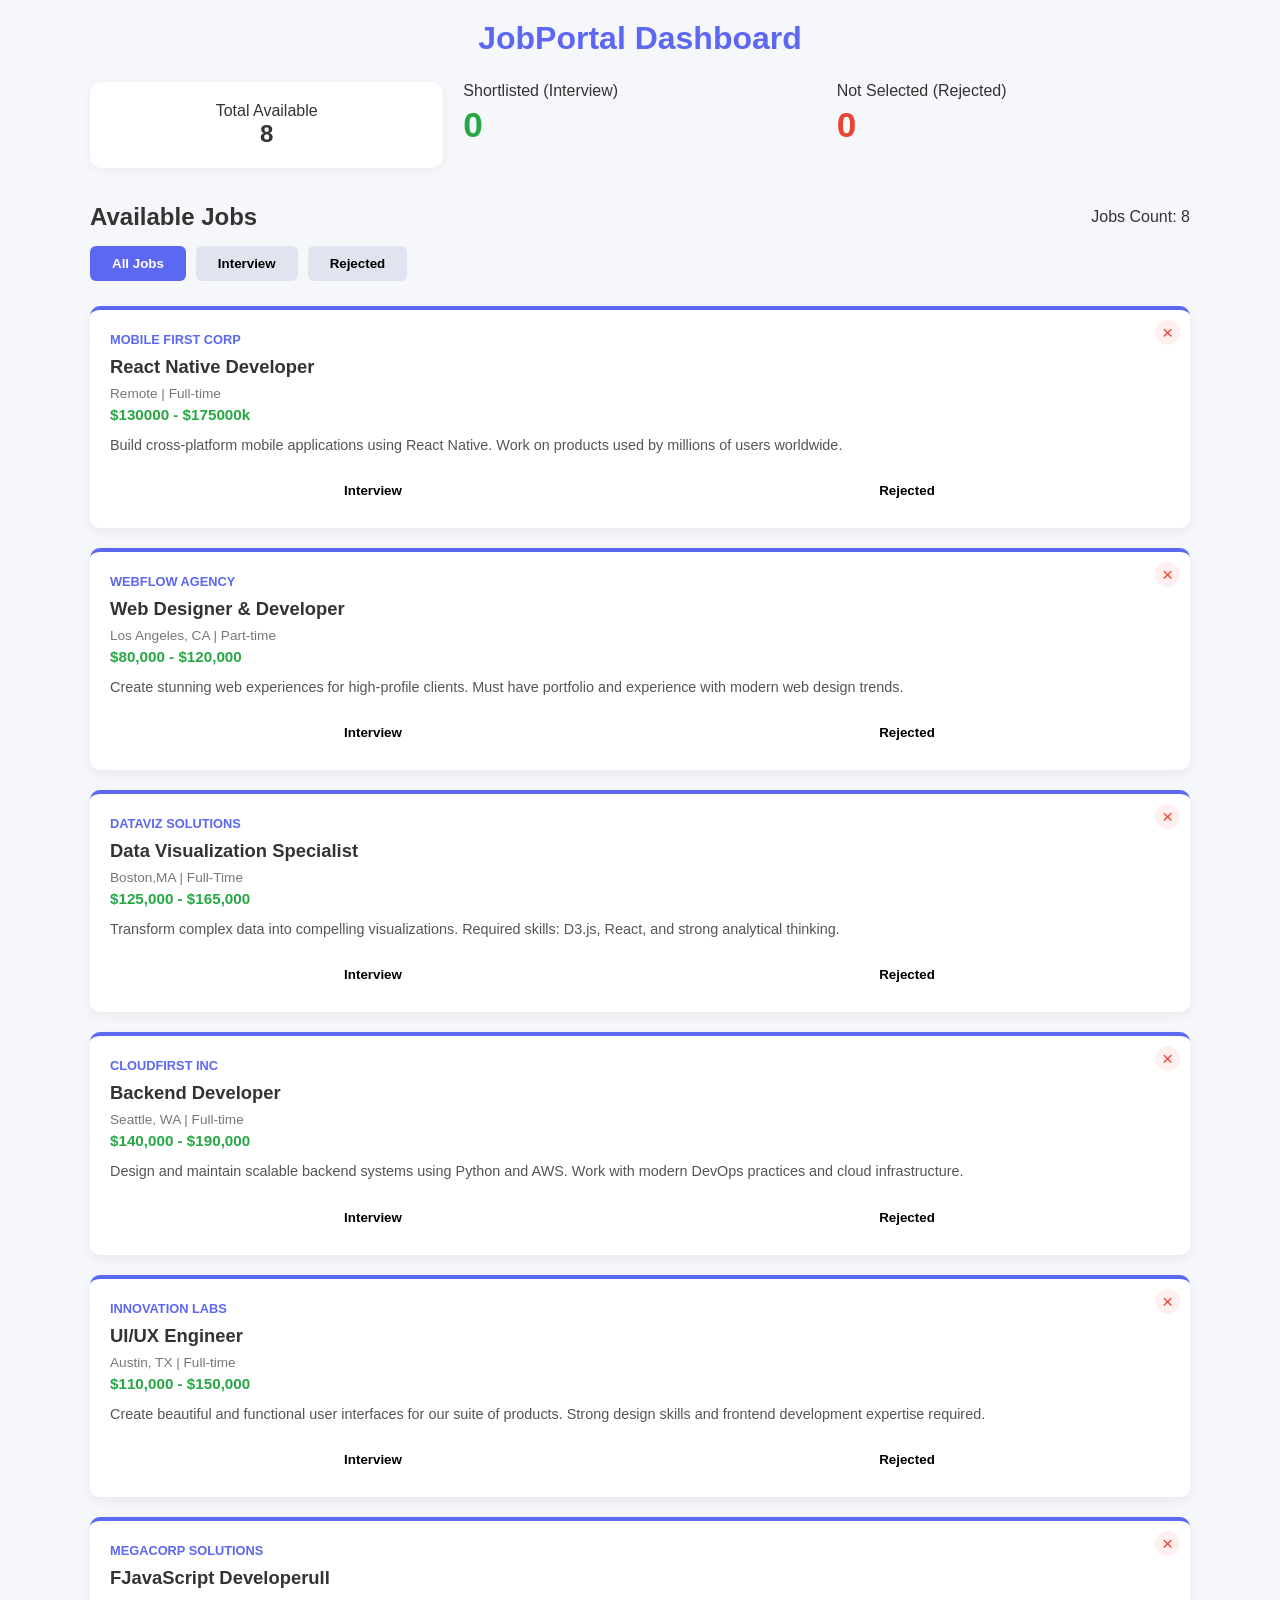
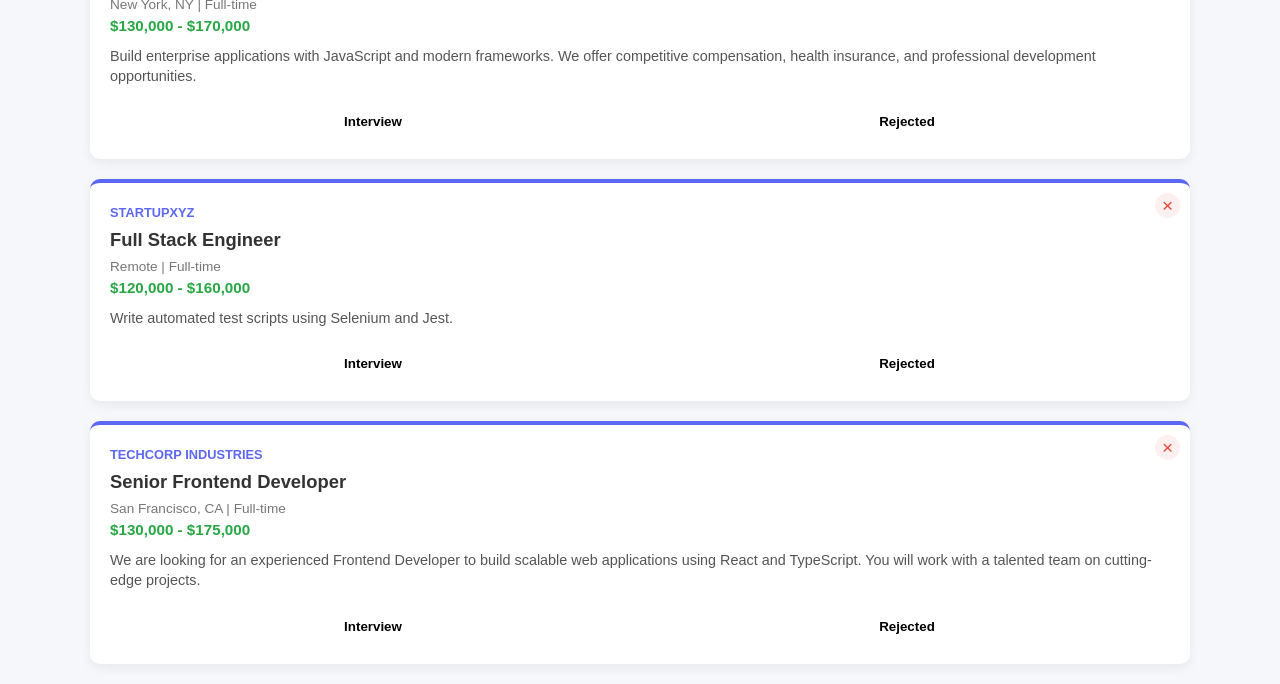
<file: index.html>
<!DOCTYPE html>
<html lang="en">
<head>
    <meta charset="UTF-8">
    <meta name="viewport" content="width=device-width, initial-scale=1.0">
    <title>Job Application Tracker Dashboard</title>
    <link rel="stylesheet" href="style.css">
</head>
<body>

    <div class="container">
        <header>
            <h1>JobPortal Dashboard</h1>
        </header>

        <div class="dashboard">
            <div class="start-card">
                <p>Total Available</p>
                <h2 id="total-jobs-count">0</h2>
            </div>
            <div class="strat-card interview">
                <p>Shortlisted (Interview)</p>
                <h2 id="interview-count">0</h2>
            </div>
            <div class="strat-card rejected">
                <p>Not Selected (Rejected)</p>
                <h2 id="rejected-count">0</h2>
            </div>
        </div>

        <div class="section-header">
            <div class="header-left">
                <h2>Available Jobs</h2>
            </div>
            <div class="header-right">
                <p>Jobs Count: <span id="current-tab-count">0</span></p>
            </div>
        </div>

        <div class="tabs">
            <button class="tab-btn active" onclick="switchTab('all', event)">All Jobs</button>
            <button class="tab-btn" onclick="switchTab('interview', event)">Interview</button>
            <button class="tab-btn" onclick="switchTab('rejected', event)">Rejected</button>
        </div>

        <div id="job-grid" class="job-grid">
            </div>

        <div id="empty-state" class="empty-state">
            <img src="jobs.png" alt="Empty Box">
            <h3>No Jobs Available</h3>
            <p>You haven't added any jobs to this category yet.</p>
        </div>
    </div>

    <script>
        // Initial Job Data (Requirement: Minimum 8 cards)
        let jobs = [
            { id: 1, companyName: "Mobile First Corp", position: "React Native Developer", location: "Remote", type: "Full-time", salary: "$130000 - $175000k", description: "Build cross-platform mobile applications using React Native. Work on products used by millions of users worldwide.", status: "all" },
            { id: 2, companyName: "WebFlow Agency", position: "Web Designer & Developer", location: "Los Angeles, CA", type: "Part-time", salary: "$80,000 - $120,000", description: "Create stunning web experiences for high-profile clients. Must have portfolio and experience with modern web design trends.", status: "all" },

            { id: 3, companyName: "DataViz Solutions", position: "Data Visualization Specialist", location: "Boston,MA", type: "Full-Time", salary: "$125,000 - $165,000", description: "Transform complex data into compelling visualizations. Required skills: D3.js, React, and strong analytical thinking.", status: "all" },

            { id: 4, companyName: "CloudFirst Inc", position: "Backend Developer", location: "Seattle, WA", type: "Full-time", salary: "$140,000 - $190,000", description: "Design and maintain scalable backend systems using Python and AWS. Work with modern DevOps practices and cloud infrastructure.", status: "all" },
            
            { id: 5, companyName: "Innovation Labs", position: "UI/UX Engineer", location: "Austin, TX", type: "Full-time", salary: " $110,000 - $150,000", description: "Create beautiful and functional user interfaces for our suite of products. Strong design skills and frontend development expertise required.", status: "all" },
            
            { id: 6, companyName: "MegaCorp Solutions", position: "FJavaScript Developerull", location: "New York, NY", type: "Full-time", salary: "$130,000 - $170,000", description: "Build enterprise applications with JavaScript and modern frameworks. We offer competitive compensation, health insurance, and professional development opportunities.", status: "all" },

            { id: 7, companyName: "StartupXYZ", position: "Full Stack Engineer", location: "Remote", type: "Full-time", salary: "$120,000 - $160,000", description: "Write automated test scripts using Selenium and Jest.", status: "all" },

            { id: 8, companyName: "TechCorp Industries", position: "Senior Frontend Developer", location: "San Francisco, CA", type: "Full-time", salary: "$130,000 - $175,000", description: "We are looking for an experienced Frontend Developer to build scalable web applications using React and TypeScript. You will work with a talented team on cutting-edge projects.", status: "all" }
        ];

        let activeTab = 'all';

        function renderUI() {
            const grid = document.getElementById('job-grid');
            const emptyState = document.getElementById('empty-state');
            
            const filteredData = jobs.filter(job => activeTab === 'all' ? true : job.status === activeTab);
            
            grid.innerHTML = "";
            document.getElementById('current-tab-count').innerText = filteredData.length;

            if (filteredData.length === 0) {
                grid.style.display = "none";
                emptyState.style.display = "block";
            } else {
                grid.style.display = "grid";
                emptyState.style.display = "none";

                filteredData.forEach(job => {
                    grid.innerHTML += `
                        <div class="job-card">
                            <button class="delete-btn" onclick="deleteJob(${job.id})">×</button>
                            <span class="company-tag">${job.companyName}</span>
                            <h3>${job.position}</h3>
                            <p class="loc-type"> ${job.location} |  ${job.type}</p>
                            <p class="salary"> ${job.salary}</p>
                            <p class="desc">${job.description}</p>
                            <div class="actions">
                                <button class="btn-int ${job.status === 'interview' ? 'active-status' : ''}" onclick="updateStatus(${job.id}, 'interview')">Interview</button>
                                <button class="btn-rej ${job.status === 'rejected' ? 'active-status' : ''}" onclick="updateStatus(${job.id}, 'rejected')">Rejected</button>
                            </div>
                        </div>
                    `;
                });
            }
            updateDashboard();
        }

        function switchTab(tab, event) {
            activeTab = tab;
            document.querySelectorAll('.tab-btn').forEach(btn => btn.classList.remove('active'));
            event.target.classList.add('active');
            renderUI();
        }

        function updateStatus(id, newStatus) {
            const job = jobs.find(j => j.id === id);
            job.status = (job.status === newStatus) ? 'all' : newStatus;
            renderUI();
        }

        function deleteJob(id) {
            jobs = jobs.filter(j => j.id !== id);
            renderUI();
        }

        function updateDashboard() {
            document.getElementById('total-jobs-count').innerText = jobs.length;
            document.getElementById('interview-count').innerText = jobs.filter(j => j.status === 'interview').length;
            document.getElementById('rejected-count').innerText = jobs.filter(j => j.status === 'rejected').length;
        }

        renderUI();
    </script>
</body>
</html>
</file>
<file: style.css>
:root {
    --primary: #5c67f2;
    --bg: #f5f7fb;
    --white: #ffffff;
    --text: #333;
    --gray: #777;
    --green: #28a745;
    --red: #ea4335;
}

* { margin: 0;
    padding: 0; 
    box-sizing: border-box; 
    font-family: 'Segoe UI', Tahoma, sans-serif; 
}

body { 
    background-color: var(--bg); 
    padding: 20px; 
    color: var(--text); 
}

.container { 
    max-width: 1100px; 
    margin: 0 auto; 
}

header h1 { 
    color: var(--primary);
    margin-bottom: 25px; 
    text-align: center; 
}

/* Dashboard Counters */
.dashboard {
    display: grid;
    grid-template-columns: repeat(auto-fit, minmax(200px, 1fr));
    gap: 20px;
    margin-bottom: 35px;
}

.start-card {
    background: var(--white);
    padding: 20px;
    border-radius: 12px;
    box-shadow: 0 2px 8px rgba(0,0,0,0.05);
    text-align: center;
}

.strat-card h2 { 
    font-size: 2.2rem; 
    color: var(--primary); 
    margin-top: 5px; 
}
.strat-card.interview h2 { 
    color: var(--green); 
}
.strat-card.rejected h2 { 
    color: var(--red); 
}

/* Header and Tabs */
.section-header {
    display: flex;
    justify-content: space-between;
    align-items: center;
    margin-bottom: 15px;
}

.tabs { 
    display: flex; 
    gap: 10px; 
    margin-bottom: 25px; 
}

.tab-btn {
    padding: 10px 22px;
    border: none;
    background: #e0e4ef;
    border-radius: 6px;
    cursor: pointer;
    font-weight: 600;
    transition: 0.2s;
}

.tab-btn.active {
     background: var(--primary); 
     color: white; 
    }

/* Job Cards Layout */
.job-grid {
    display:grid;
    grid-template-columns: repeat(1, 1fr);
    /* grid-template-columns: repeat(auto-fill, minmax(310px, 1fr)); */
    gap: 20px;
}

.job-card {
    background: var(--white);
    padding: 20px;
    border-radius: 10px;
    position: relative;
    box-shadow: 0 4px 12px rgba(0,0,0,0.06);
    border-top: 4px solid var(--primary);
}

.delete-btn {
    position: absolute; 
    top: 10px; 
    right: 10px;
    background: #fff0f0; 
    border: none; 
    color: var(--red);
    width: 25px; 
    height: 25px; 
    border-radius: 50%; 
    cursor: pointer;
    font-size: 1.2rem; 
    line-height: 1;
}

.company-tag { 
    color: var(--primary); 
    font-size: 0.8rem; 
    font-weight: bold; 
    text-transform: uppercase; 
}
.job-card h3 { 
    margin: 8px 0; 
    font-size: 1.15rem; 
}
.loc-type { 
    font-size: 0.85rem; 
    color: var(--gray); 
    margin-bottom: 5px; 
}
.salary {
     color: var(--green); 
     font-weight: bold; 
     margin-bottom: 12px; 
     font-size: 0.95rem; 
    }
.desc { 
    font-size: 0.9rem; 
    color: #555; 
    margin-bottom: 18px; 
    line-height: 1.4; 
}

/* Buttons in Card */
.actions { 
    display: flex; 
    gap: 8px; 
}

.actions button {
    flex: 1;
     padding: 9px; 
     border-radius: 5px; 
     border: 1px solid white;
    cursor: pointer; 
    font-weight: 600; 
    background: white;
}

.active-status.btn-int { 
    background: var(--green); 
    color: white; 
    border-color: var(--green); 
}
.active-status.btn-rej { 
    background: var(--red); 
    color: white; 
    border-color: var(--red); 
}

/* Empty State Styling */
.empty-state {
    display: none; 
    text-align: center; 
    background: white;
    padding: 60px 20px; 
    border-radius: 12px; 
    width: 100%;
}
.empty-state img { 
    width: 100px; 
    margin-bottom: 15px; 
    opacity: 0.5; 
}

/* Responsive Adjustments */
@media (max-width: 600px) {
    .section-header {
         flex-direction: column; 
         align-items: flex-start; 
        gap: 8px; 
    }
    .tabs { 
        width: 100%; 
        overflow-x: auto; 
        padding-bottom: 5px;
     }
    .job-grid {
         grid-template-columns: 1fr; 
        }
}
</file>
